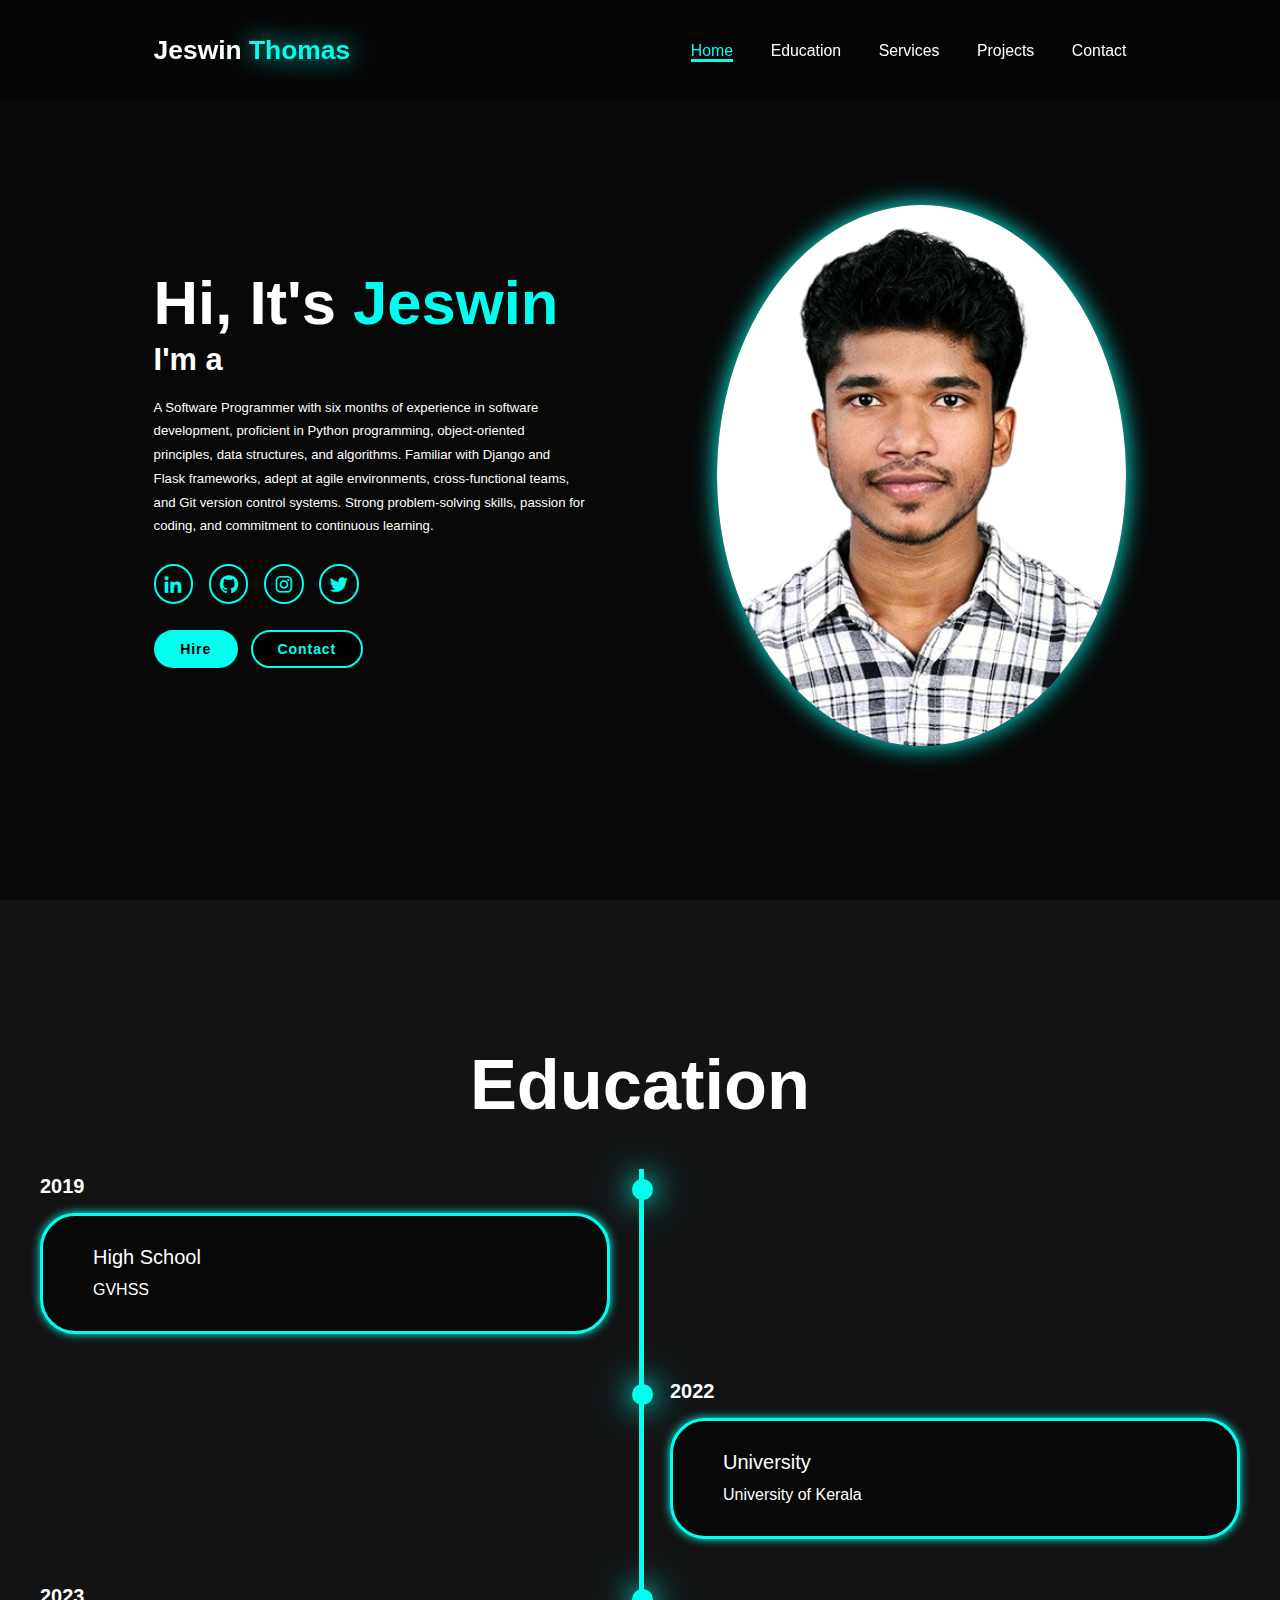
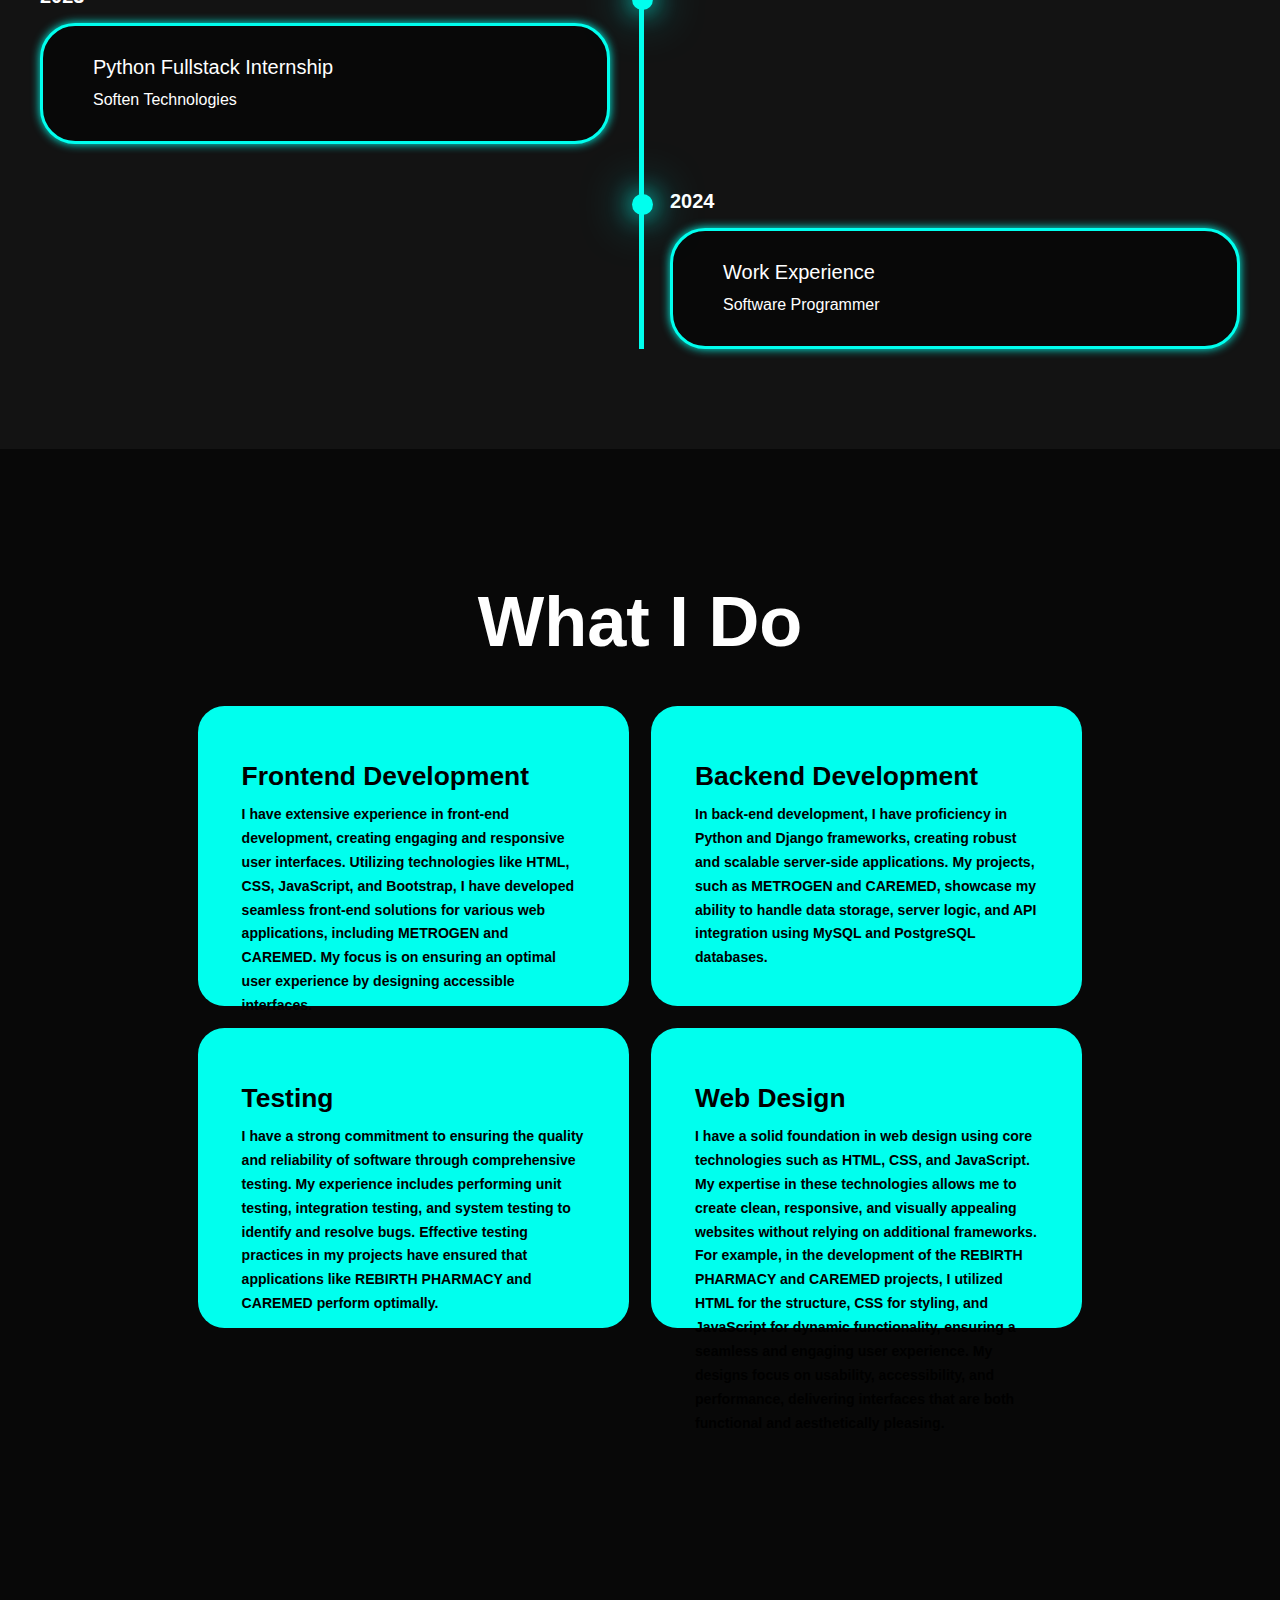
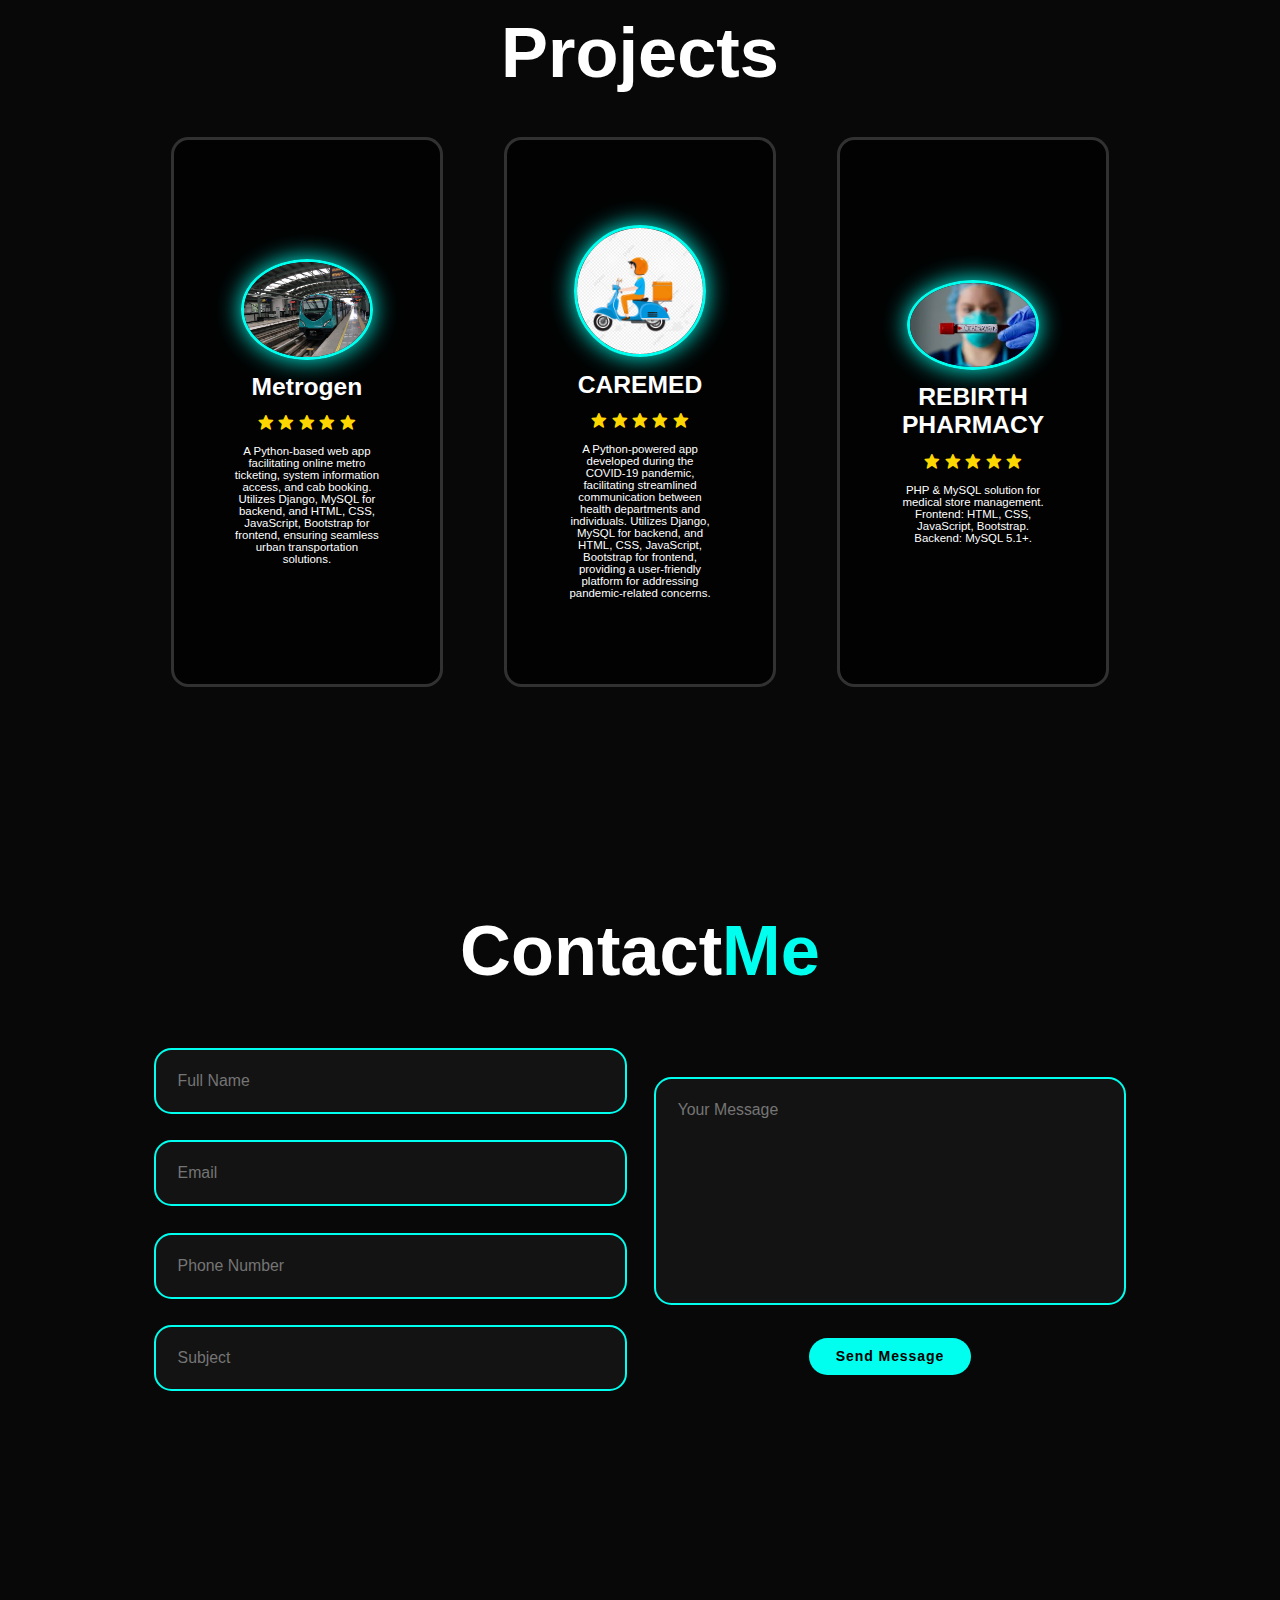
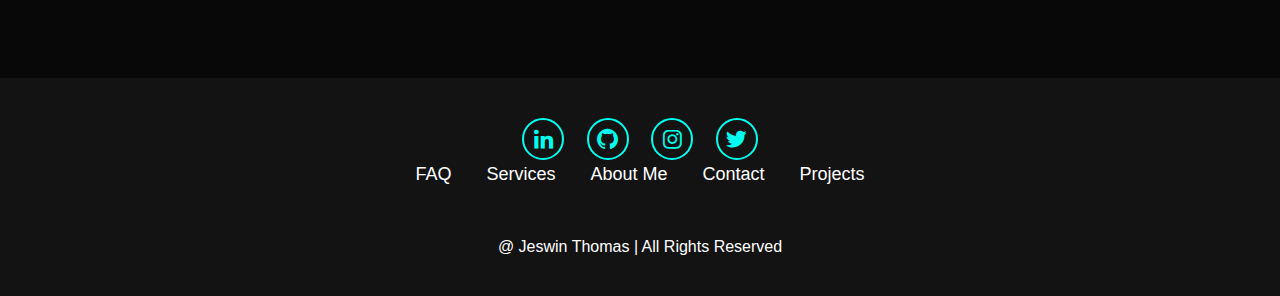
<file: index.html>
<!DOCTYPE html>
<html lang="en">
    <head>
        <meta charset="UTF-8">
        <meta name="viewport"
        content="width=device-width, initial-scale=1.0">
        <title>Responsive Portfolio Website</title>
        <link rel="stylesheet" href="style.css">
        <link href='https://unpkg.com/boxicons@2.1.4/css/boxicons.min.css' rel='stylesheet'>
      
    </head>
    <body>
        <header class="header">
            <a href="#home" class="logo">Jeswin
                <span>Thomas</span></a>
<i class='bx bx-menu' id="menu-icon"></i>
                <nav class="navbar">
                    <a href="#home" class="active">Home</a>
                    <a href="#education">Education</a>
                    <a href="#services">Services</a>
                    <a href="#testimonials">Projects</a>
                    <a href="#contact">Contact</a>
                    
                </nav>

        </header>

        <section class="home" id="home">
            <div class="home-content">
                <h1>Hi, It's <span>Jeswin</span></h1>
                <h3 class="text-animation">I'm a <span></
                    span></h3>
                <p>A Software Programmer with six months of
                    experience in software development, proficient in
                    Python programming, object-oriented principles,
                    data structures, and algorithms. Familiar with
                    Django and Flask frameworks, adept at agile
                    environments, cross-functional teams, and Git
                    version control systems. Strong problem-solving
                    skills, passion for coding, and commitment to
                    continuous learning.</p>
                

            <div class="social-icons">
                <a href="#"><i class='bx bxl-linkedin'></i></a>
                <a href="#"><i class='bx bxl-github'></i></a>
                <a href="#"><i class='bx bxl-instagram' ></i></a>
                <a href="#"><i class='bx bxl-twitter' ></i></a>
            </div>
            <div class="btn-group">
                <a href="#" class="btn">Hire</a>
                <a href="#contact"
                    class="btn">Contact</a>
                    </div>
</div>
                    <div class="home-img">
                        <img src="jeswwwi.png" alt="">
        </div>
    </section>
    <section class="education" id="education">
        <h2 class="heading"> Education</h2>

        <div class="timeline-items">

            <div class="timeline-item">
                <div class="timeline-dot"></div>
                    <div class="timeline-date">2019</div>
                    <div class="timeline-content">

                        <h3>High School</h3>
                        <p>GVHSS</p>
                    
                </div>
            </div>

            <div class="timeline-item">
                <div class="timeline-dot"></div>
                    <div class="timeline-date">2022</div>
                    <div class="timeline-content">

                        <h3>University</h3>
                        <p>University of Kerala</p>
                    
                </div>
            </div>

            <div class="timeline-item">
                <div class="timeline-dot"></div>
                    <div class="timeline-date">2023</div>
                    <div class="timeline-content">

                        <h3>Python Fullstack Internship</h3>
                        <p>Soften Technologies</p>
                    </div>
                
            </div>

            <div class="timeline-item">
                <div class="timeline-dot"></div>
                    <div class="timeline-date">2024</div>
                    <div class="timeline-content">

                        <h3>Work Experience</h3>
                        <p>Software Programmer</p>
                    </div>
               
            </div>
        </div>
    </section>
    
    <section  class="services" id="services">
        <h2 class="heading">What I Do</h2>

        <div class="services-container">
            <div class="service-box">
                <div class="service-info">
                    <h4>Frontend Development</h4>
                    <p>I have extensive experience in front-end development, creating engaging and responsive user interfaces. Utilizing technologies like HTML, CSS, JavaScript, and Bootstrap, I have developed seamless front-end solutions for various web applications, including METROGEN and CAREMED. My focus is on ensuring an optimal user experience by designing accessible interfaces.</p>
                </div>
            </div>

            <div class="service-box">
                <div class="service-info">
                    <h4>Backend Development</h4>
                    <p>In back-end development, I have proficiency in Python and Django frameworks, creating robust and scalable server-side applications. My projects, such as METROGEN and CAREMED, showcase my ability to handle data storage, server logic, and API integration using MySQL and PostgreSQL databases.</p>
                </div>
            </div>

            <div class="service-box">
                <div class="service-info">
                    <h4>Testing</h4>
                    <p>I have a strong commitment to ensuring the quality and reliability of software through comprehensive testing. My experience includes performing unit testing, integration testing, and system testing to identify and resolve bugs. Effective testing practices in my projects have ensured that applications like REBIRTH PHARMACY and CAREMED perform optimally.</p>
                </div>
            </div>

            <div class="service-box">
                <div class="service-info">
                    <h4>Web Design</h4>
                    <p>I have a solid foundation in web design using core technologies such as HTML, CSS, and JavaScript. My expertise in these technologies allows me to create clean, responsive, and visually appealing websites without relying on additional frameworks. For example, in the development of the REBIRTH PHARMACY and CAREMED projects, I utilized HTML for the structure, CSS for styling, and JavaScript for dynamic functionality, ensuring a seamless and engaging user experience. My designs focus on usability, accessibility, and performance, delivering interfaces that are both functional and aesthetically pleasing.</p>
                </div>
            </div>
        </div>
    </section>

    <section class="testimonials" id="testimonials">
        <div class="testimonials-box">
            <h2 class="heading">Projects</h2>

            <div class="wrapper">
                <div class="testimonial-item">
                    <img src="4.jpg" alt="">
                    <h2>Metrogen</h2>
                    <div class="rating">
                        <i class='bx bxs-star' id="star"></i>
                        <i class='bx bxs-star' id="star"></i>
                        <i class='bx bxs-star' id="star"></i>
                        <i class='bx bxs-star' id="star"></i>
                        <i class='bx bxs-star' id="star"></i>
                    </div>
                    <p>A Python-based web app facilitating online
                        metro ticketing, system information access, and
                        cab booking. Utilizes Django, MySQL for
                        backend, and HTML, CSS, JavaScript, Bootstrap
                        for frontend, ensuring seamless urban
                        transportation solutions.
                    </p>
                </div>

                <div class="testimonial-item">
                    <img src="5.jpg" alt="">
                    <h2>CAREMED</h2>
                    <div class="rating">
                        <i class='bx bxs-star' id="star"></i>
                        <i class='bx bxs-star' id="star"></i>
                        <i class='bx bxs-star' id="star"></i>
                        <i class='bx bxs-star' id="star"></i>
                        <i class='bx bxs-star' id="star"></i>
                    </div>
                    <p>A Python-powered app developed during the
                        COVID-19 pandemic, facilitating streamlined
                        communication between health departments
                        and individuals. Utilizes Django, MySQL for
                        backend, and HTML, CSS, JavaScript, Bootstrap
                        for frontend, providing a user-friendly platform
                        for addressing pandemic-related concerns.
                    </p>
                </div>

                <div class="testimonial-item">
                    <img src="6.jpg" alt="">
                    <h2>REBIRTH PHARMACY</h2>
                    <div class="rating">
                        <i class='bx bxs-star' id="star"></i>
                        <i class='bx bxs-star' id="star"></i>
                        <i class='bx bxs-star' id="star"></i>
                        <i class='bx bxs-star' id="star"></i>
                        <i class='bx bxs-star' id="star"></i>
                    </div>
                    <p>PHP & MySQL solution for medical store
                        management. Frontend: HTML, CSS,
                        JavaScript, Bootstrap. Backend: MySQL 5.1+.
                    </p>
                </div>
            </div>
        </div>
    </section>

    <section class="contact" id="contact">
        <h2 class="heading">Contact<span>Me</span></h2>

        <form action="">
            <div class="input-group">
                <div class="input-box">
                    <input type="text"
                    placeholder="Full Name">
                    <input type="email"
                    placeholder="Email">
                </div>
                <div class="input-box">
                    <input type="number"
                    placeholder="Phone Number">
                    <input type="text"
                    placeholder="Subject">
                </div>
            </div>
            <div class="input-group-2">
                <textarea name="" id="" cols="30"
                rows="10" placeholder="Your Message"></textarea>
                <input type="submit" value="Send Message" class="btn">
            </div>
        </form>
    </section>

    <footer class="footer">
        <div class="social">
            <a href="#"><i class='bx bxl-linkedin'></i></a>
            <a href="#"><i class='bx bxl-github'></i></a>
            <a href="#"><i class='bx bxl-instagram' ></i></a>
            <a href="#"><i class='bx bxl-twitter' ></i></a>
        </div>

        <ul class="list">
            <li>
                <a href="#">FAQ</a>
            </li>

            <li>
                <a href="#">Services</a>
            </li>

            <li>
                <a href="#">About Me</a>
            </li>

            <li>
                <a href="#">Contact</a>
            </li>

            <li>
                <a href="#">Projects</a>
            </li>
        </ul>
        <p class="copyright">
            @ Jeswin Thomas |   All Rights Reserved
        </p>
    </footer>
        <script src="script.js"></script>
    </body>
</html>
</file>
<file: style.css>
*{
    margin: 0;
    padding: 0;
    box-sizing: border-box;
    text-decoration: none;
    border:none;
    outline: none;
    scroll-behavior: smooth;
    font-family: "Poppins",
    sans-serif;


}
:root {
    --bg-color: #080808;
    --second-bg-color: #131313;
    --text-color: white;
    --main-color: #00ffee;
}
html{
 font-size: 60%;
 overflow-x: hidden;

}
body{
    background: var(--bg-color);
    color: var(--text-color);
}
.header{
    position: fixed;
    top: 0;
    left: 0;
    width: 100%;
    padding: 4rem 12% 4rem;
    background: rgba(0, 0, 0, 0.3);
    backdrop-filter: blur(10px);
    display: flex;
    justify-content: space-between;
    align-items: center;
    z-index: 5;

}
.logo{
    font-size: 3rem;
    color: var(--text-color);
    font-weight:800;
    cursor: pointer;
    transition: 0.3s ease;
}
.logo:hover{
    transform: scale(1.1);
}
.logo span{
    text-shadow: 0 0 25px var(--main-color);
}
.navbar a{
    font-size: 1.8rem;
    color: var(--text-color);
    margin-left: 4rem;
    font-weight: 500;
    transition: 0.3s ease;
    border-bottom: 3px solid transparent;
}
.navbar a:hover,
.navbar a.active{
    color: var(--main-color);
    border-bottom: 3px solid var(--main-color);

}
#menu-icon{
    font-size: 3.6rem;
    color: var(--main-color);
    display: none;
}

section{
    min-height: 100vh;
    padding: 10rem 12% 10rem;
}
.home{
    display: flex;
    align-items: center;
    justify-content: center;
    gap: 15rem;
}
.home-content{
    display: flex;
    flex-direction: column;
    align-items: baseline;
    text-align: left;
    justify-content: center;
    margin-top: 3rem;
}
span{
    color: var(--main-color);
}
.logo span{
    color: var(--main-color);
}
.home-content h3{
    margin-bottom: 2rem;
    margin-top: 1rem;
    font-size: 3.5rem;
}
.home-content h1{
    font-size: 7rem;
    font-weight: 700;
    margin-top: 1.5rem;
    line-height: 1;
}
.home-img{
    border-radius: 50%;
}
.home-img img{
    position: relative;
    top: 3rem;
    width: 32vw;
    border-radius: 50%;
    box-shadow: 0 0 25px var(--main-color);
    cursor: pointer;
    transition: 0.4s ease-in-out;
}

.home-img img:hover{
    box-shadow:0 0 25px var(--main-color),
                0 0 50px var(--main-color),
                0 0 100px var(--main-color);
}
.home-content p{
    font-size: 1.5rem;
    font-weight: 500;
    line-height: 1.8;
    max-width: 1000px;
}
.social-icons a{
    display: inline-flex;
    justify-content: center;
    align-items: center;
    width: 4.5rem;
    height: 4.5rem;
    background: transparent;
    border: 2px solid var(--main-color);
    font-size: 2.5rem;
    border-radius: 50%;
    color: var(--main-color);
    margin: 3rem 1.5rem 3rem 0;
    transition: 0.3s ease-in-out;
}
.social-icons a:hover{
    color: var(--text-color);
    transform: scale(1,3)translateY(-5px);
    box-shadow: 0 0 25px var(--main-color);
    background-color: var(--main-color);
}
.btn{
    display: inline-block;
    padding: 1rem 2.8rem;
    background: var(--main-color);
    border-radius: 4rem;
    font-size: 1.6rem;
    color: black;
    border: 2px solid transparent;
    letter-spacing: 0.1rem;
    font-weight: 600;
    transition: 0.3s ease-in-out;
    cursor: pointer;

}
.btn:hover{
    transform: scale(1.05);
    box-shadow: 0 0 50px var(--main-color);
}
.btn-group{
    display: flex;
    align-items: center;
    gap:1.5rem;

}
.btn-group a:nth-of-type(2){
    background-color: black;
    color: var(--main-color);
    border: 2px solid var(--main-color);
    box-shadow: 0 0 25px transparent;

}
.btn-group a:nth-of-type(2):hover{
    box-shadow: 0 0 25px var(--main-color);
    background-color: var(--main-color);
    color: black;
}
.text-animation{
    font-size: 34px;
    font-weight: 600;
    min-width: 280px;
}
.text-animation span{
    position: relative;
}
.text-animation span::before{
    content: "Web Developer";
    color: var(--main-color);
    animation: words 20s infinite;
}
.text-animation span::after{
    content: "";
    background-color: var(--bg-color);
    position: absolute;
    width: calc(100% + 8px);
    height: 100%;
    border-left: 3px solid var(--bg-color);
    right: -8px;
    animation: cursor 0.6s infinite, typing 20s steps
    (14) infinite;
}
@keyframes cursor{
    to{
        border-left: 2px solid var(--main-color);
    }
}
@keyframes words{
    0%,
    20%{
        content: "Frontend Designer";
    }
    21%,
    40%{
        content: "Web Designer";
    }
    41%,
    60%{
        content: "UI / UX Designer";
    }
    61%,
    80%{
        content: "Web Developer";
    }
    81%,
    100%{
        content: "Software Tester";
    }
}
@keyframes typing{
    10%,
    15%,
    30%,
    35%,
    50%,
    55%,
    70%,
    75%,
    90%,
    95%{
        width: 0;
    }
    5%,
    20%,
    25%,
    40%,
    45%,
    60%,
    65%,
    80%,
    85%{
        width: calc(100% + 8px);
    }
}
.heading{
    font-size: 8rem;
    text-align: center;
    margin: 5rem 0;
}
.education{
    padding: 100px 15px;
    background: var(--second-bg-color);
}
.education h2{
    margin-bottom: 5rem;
}
.timeline-items{
    max-width: 1200px;
    margin: auto;
    display: flex;
    flex-wrap: wrap;
    position: relative;
}
.timeline-items::before{
    content: "";
    position: absolute;
    width: 5px;
    height: 100%;
    background-color:  var(--main-color);
    left: calc(50% - 1px);
}
.timeline-item{
    margin-bottom: 40px;
    width: 100%;
    position: relative;
}
.timeline-item:last-child{
    margin-bottom: 0;
}
.timeline-item:nth-child(odd){
    padding-right: calc(50% + 30px);
}
.timeline-item:nth-child(even){
    padding-left: calc(50% + 30px);
}
.timeline-dot{
    height: 21px;
    width: 21px;
    background-color: var(--main-color);
    box-shadow: 0 0 25px var(--main-color),
                0 0 50px var(--main-color);
    position: absolute;
    left: calc(50% - 8px);
    border-radius: 50%;
    top: 10px;
}
.timeline-date{
    font-size: 20px;
    font-weight: 800;
    color: white;
    margin: 6px 0 15px;
}
.timeline-content{
    background-color: var(--bg-color);
    border: 3px solid var(--main-color);
    padding: 30px 50px;
    border-radius: 4rem;
    box-shadow: 0 0 10px var(--main-color);
    cursor: pointer;
    transition: 0.3s ease-in-out;
}
.timeline-content:hover{
    transform: scale(1.05);
    box-shadow: 0 0 25px var(--main-color);
}
.timeline-content h3{
    font-size: 20px;
    color:white;
    margin: 0 0 10px;
    font-weight: 500;
}
.timeline-content p{
    color: white;
    font-size: 16px;
    font-weight: 300;
    line-height: 22px;
}

::-webkit-scrollbar{
    width: 15px;
}
::-webkit-scrollbar-thumb{
    background-color: var(--main-color)
}
::-webkit-scrollbar-track{
    background-color: var(--bg-color);
    width: 50px;
}
.services{
    background: var(--bg-color);
    color: black;
}

.services h2{
    margin-bottom: 5rem;
    color: white;
}
.services-container{
    display: grid;
    grid-template-columns: repeat(2,1fr);
    align-items: center;
    gap: 2.5rem;
}
.service-box{
    background-color: var(--main-color);
    height: 300px;
    border-radius: 3rem;
    border: 5px solidtransparent;
    cursor: pointer;
    transition: 0.4s ease-in-out;
}
.service-box:hover{
    background: white;
    color: black;
    border: 5px solid var(--main-color);
    transform: scale(1.03);
}
.service-box .service-info{
    display: flex;
    flex-direction: column;
    text-align: left;
    max-height: 200px;
    justify-content: left;
    align-items: baseline;
    padding: 5rem 5rem;
}
.service-info h4{
    font-size: 3rem;
    font-weight: 800;
    line-height: 2;
}
.service-info p{
    font-size: 1.6rem;
    font-weight: 600;
    max-height: 100px;
    line-height: 1.7;
    margin: auto;
}
.testimonials{
    background-size: cover;
    display: flex;
    align-items: center;
    justify-content: center;
    flex-direction: column;
}
.testimonials .heading{
    margin-bottom: 5rem;
}
.testimonials-box img{
    width: 15rem;
    border-radius: 50%;
    border: 3px solid var(--main-color);
    box-shadow: 0 0 25px var(--main-color);
}
.wrapper{
    display:grid;
    grid-template-columns: repeat(3,1fr);
    gap: 3rem;
}
.testimonial-item{
    min-height: 550px;
    max-width: 450px;
    background: rgba(0, 0, 0, 0.7);
    border: 3px solid rgba(238, 238, 238,0.2);
    border-radius: 2rem;
    margin: 0 2rem;
    padding: 30px 60px;
    cursor: pointer;
    display: flex;
    flex-direction: column;
    align-items: center;
    justify-content: center;
    text-align: center;
    gap: 1.5rem;
    color:white;
    transition: 0.4s ease-in-out;
}
.testimonial-item:hover{
    border: 3px solid var(--main-color);
    transform: translateY(-10px)scale(1.03);
    box-shadow: 0 0 50px var(--main-color);
}
.testimonial-item h2{
    font-size: 2.8rem;
}
.testimonial-item p{
    font-size: 1.3rem;
}
#star{
    color:gold;
    font-size: 2rem;
}
.contact{
    background-color: var(--bg-color);
}
.contact h2{
    margin-bottom: 3rem;
    color: white;
}
.contact form{
    display: flex;
    align-items: center;
    justify-content: center;
    gap: 3rem;
    margin: 5rem auto;
    text-align: center;
}
.contact form .input-box{
    display: flex;
    justify-content: center;
    flex-wrap: wrap;
}
.contact form .input-box input,
.contact form textarea{
    width: 100%;
    padding: 2.5rem;
    font-size: 1.8rem;
    color: var(--text-color);
    background: var(--second-bg-color);
    border-radius: 2rem;
    border:2px solid var(--main-color);
    margin: 1.5rem 0;
    resize: none;
}
.contact form .btn{
    margin-top: 2rem;

}
.footer{
    position: relative;
    bottom: 0;
    width: 100%;
    padding: 40px 0;
    background-color: var(--second-bg-color);
    text-align: center;
}
.footer.social{
    text-align: center;
    padding-bottom: 25px;
    color: var(--main-color);
}
.footer .social a{
    font-size: 25px;
    color: var(--main-color);
    border: 2px solid var(--main-color);
    width: 42px;
    height: 42px;
    line-height: 42px;
    display: inline-block;
    text-align: center;
    border-radius: 50%;
    margin: 0 10px;
    transition: 0.3s ease-in-out;
}
.footer .social a:hover{
    transform: scale(1.2)translateY(-10px);
    background-color: var(--main-color);
    color:black;
    box-shadow: 0 0 25px var(--main-color);
}
.footer ul{
    margin-top: 0;
    padding: 0;
    font-size: 18px;
    line-height: 1.6;
    margin-bottom: 0;
    text-align: center;

}
.footer ul li a{
    color: white;
    border-bottom:3px solid transparent;
    transition: 0.3s ease-in-out;
}
.footer ul li a:hover{
    border-bottom: 3px solid var(--main-color);
}
.footer ul li{
    display: inline-block;
    padding: 0 15px;
}
.footer .copyright{
    margin-top:50px;
    text-align: center;
    font-size:16px;
    color: white;
}
@media(max-width:1285px){
    html{
        font-size: 55%;
    }
    .services-container{
        padding-bottom: 7rem;
        grid-template-columns: repeat(2,1fr);
        margin: 0 5rem;
    }
}
@media(max-width:991px){
    header{
        padding: 2rem 3%;
    }
section{
    padding: 10rem 3% 2rem;
}
    .timeline-items::before{
        left: 7px;
    }
    .timeline-item:nth-child(odd){
        padding-right: 0;
        text-align: left;
    }
    .timeline-item:nth-child(odd),
    .timeline-item:nth-child(even){
        padding-left: 37px;
    }
    .timeline-dot{
        left: 0;
    }
    .services{
        padding-bottom: 7rem;
    }
    .testimonials .wrapper{
        grid-template-columns: repeat(1,1fr);
    }
    .contact form{
        flex-direction: column;
    }
    .footer{
        padding: 2rem 3%;
    }
}
@media(max-width:895px){
    @menu-icon{
        display: block;
    }
    .navbar{
        position: absolute;
        top: 100%;
        right: 0%;
        width: 50%;
        padding: 1rem 3%;
        background: regba(0, 0, 0, 0.8);
        backdrop-filter: blur(20px);
        border-bottom-left-radius: 2rem;
        border-left: 2px solid var(--main-color);
        border-bottom: 2px solid var(--main-color);
        display: none;
    }
    .navbar.active{
        display: block;
    }
    .navbar a{
        display:block;
    }
    .navbar a{
        display: block;
        font-size: 2rem;
        margin: 3rem 0;
        color: white;
    }
    .home{
        flex-direction: column-reverse;
        margin: 5rem 4rem;
    }
    .home-content h3{
        font-size:2.6rem;
    }
    .home-content h1{
        font-size: 8rem;
        margin-top: 3rem;
    }
    .home-content p{
        max-width: 600px;
        margin: 0 auto;
    }
    .home-img img{
        width: 56vw;
    }
    .services h2{
        margin-bottom: 3rem;
    }
    .services-container{
        grid-template-columns: repeat(1,1fr);
    }
}
</file>
